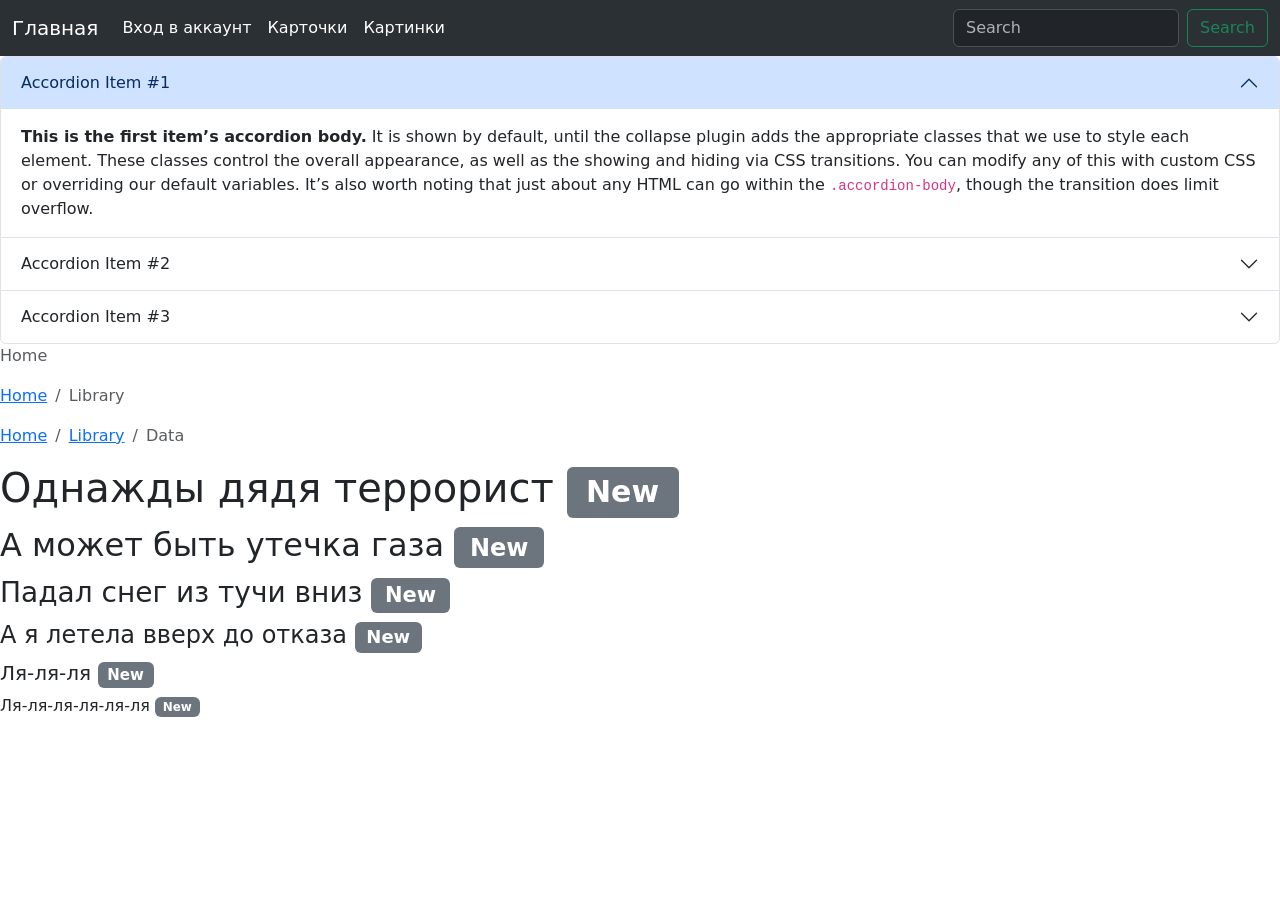
<file: index.html>
<!DOCTYPE html>
<html lang="en">
<head>
    <meta charset="UTF-8">
    <meta name="viewport" content="width=device-width, initial-scale=1.0">
    <title>Bootstrap.Компоненты и формы</title>
    <link href="https://cdn.jsdelivr.net/npm/bootstrap@5.3.8/dist/css/bootstrap.min.css" rel="stylesheet" integrity="sha384-sRIl4kxILFvY47J16cr9ZwB07vP4J8+LH7qKQnuqkuIAvNWLzeN8tE5YBujZqJLB" crossorigin="anonymous">
    <link rel="stylesheet" href="style.css">
</head>
<body>

<nav class="navbar navbar-expand-lg bg-body-tertiary" data-bs-theme="dark">
  <div class="container-fluid">
    <a class="navbar-brand" href="index.html">Главная</a>
    <button class="navbar-toggler" type="button" data-bs-toggle="collapse" data-bs-target="#navbarSupportedContent" aria-controls="navbarSupportedContent" aria-expanded="false" aria-label="Toggle navigation">
      <span class="navbar-toggler-icon"></span>
    </button>
    <div class="collapse navbar-collapse" id="navbarSupportedContent">
      <ul class="navbar-nav me-auto mb-2 mb-lg-0">
        <li class="nav-item">
          <a class="nav-link active" aria-current="page" href="form.html">Вход в аккаунт</a>
        </li>
       
       <li class="nav-item">
          <a class="nav-link active" aria-current="page" href="cards.html">Карточки</a>
        </li>
        <li class="nav-item">
          <a class="nav-link active" aria-current="page" href="images.html">Картинки</a>
        </li>
      </ul>
      <form class="d-flex" role="search">
        <input class="form-control me-2" type="search" placeholder="Search" aria-label="Search"/>
        <button class="btn btn-outline-success" type="submit">Search</button>
      </form>
    </div>
  </div>
</nav>


<div class="accordion" id="accordionExample">
  <div class="accordion-item">
    <h2 class="accordion-header">
      <button class="accordion-button" type="button" data-bs-toggle="collapse" data-bs-target="#collapseOne" aria-expanded="true" aria-controls="collapseOne">
        Accordion Item #1
      </button>
    </h2>
    <div id="collapseOne" class="accordion-collapse collapse show" data-bs-parent="#accordionExample">
      <div class="accordion-body">
        <strong>This is the first item’s accordion body.</strong> It is shown by default, until the collapse plugin adds the appropriate classes that we use to style each element. These classes control the overall appearance, as well as the showing and hiding via CSS transitions. You can modify any of this with custom CSS or overriding our default variables. It’s also worth noting that just about any HTML can go within the <code>.accordion-body</code>, though the transition does limit overflow.
      </div>
    </div>
  </div>
  <div class="accordion-item">
    <h2 class="accordion-header">
      <button class="accordion-button collapsed" type="button" data-bs-toggle="collapse" data-bs-target="#collapseTwo" aria-expanded="false" aria-controls="collapseTwo">
        Accordion Item #2
      </button>
    </h2>
    <div id="collapseTwo" class="accordion-collapse collapse" data-bs-parent="#accordionExample">
      <div class="accordion-body">
        <strong>This is the second item’s accordion body.</strong> It is hidden by default, until the collapse plugin adds the appropriate classes that we use to style each element. These classes control the overall appearance, as well as the showing and hiding via CSS transitions. You can modify any of this with custom CSS or overriding our default variables. It’s also worth noting that just about any HTML can go within the <code>.accordion-body</code>, though the transition does limit overflow.
      </div>
    </div>
  </div>
  <div class="accordion-item">
    <h2 class="accordion-header">
      <button class="accordion-button collapsed" type="button" data-bs-toggle="collapse" data-bs-target="#collapseThree" aria-expanded="false" aria-controls="collapseThree">
        Accordion Item #3
      </button>
    </h2>
    <div id="collapseThree" class="accordion-collapse collapse" data-bs-parent="#accordionExample">
      <div class="accordion-body">
        <strong>This is the third item’s accordion body.</strong> It is hidden by default, until the collapse plugin adds the appropriate classes that we use to style each element. These classes control the overall appearance, as well as the showing and hiding via CSS transitions. You can modify any of this with custom CSS or overriding our default variables. It’s also worth noting that just about any HTML can go within the <code>.accordion-body</code>, though the transition does limit overflow.
      </div>
    </div>
  </div>
</div>

<nav aria-label="breadcrumb">
  <ol class="breadcrumb">
    <li class="breadcrumb-item active" aria-current="page">Home</li>
  </ol>
</nav>

<nav aria-label="breadcrumb">
  <ol class="breadcrumb">
    <li class="breadcrumb-item"><a href="#">Home</a></li>
    <li class="breadcrumb-item active" aria-current="page">Library</li>
  </ol>
</nav>

<nav aria-label="breadcrumb">
  <ol class="breadcrumb">
    <li class="breadcrumb-item"><a href="#">Home</a></li>
    <li class="breadcrumb-item"><a href="#">Library</a></li>
    <li class="breadcrumb-item active" aria-current="page">Data</li>
  </ol>
</nav>
<h1>Однажды дядя террорист <span class="badge text-bg-secondary">New</span></h1>
<h2>А может быть утечка газа <span class="badge text-bg-secondary">New</span></h2>
<h3>Падал снег из тучи вниз <span class="badge text-bg-secondary">New</span></h3>
<h4>А я летела вверх до отказа <span class="badge text-bg-secondary">New</span></h4>
<h5>Ля-ля-ля <span class="badge text-bg-secondary">New</span></h5>
<h6>Ля-ля-ля-ля-ля-ля <span class="badge text-bg-secondary">New</span></h6>




    <script src="https://cdn.jsdelivr.net/npm/bootstrap@5.3.8/dist/js/bootstrap.bundle.min.js" integrity="sha384-FKyoEForCGlyvwx9Hj09JcYn3nv7wiPVlz7YYwJrWVcXK/BmnVDxM+D2scQbITxI" crossorigin="anonymous"></script>
</body>
</html>
</file>
<file: style.css>
.otstupy{
width: 500px;
margin-left: 25%;
}
</file>
